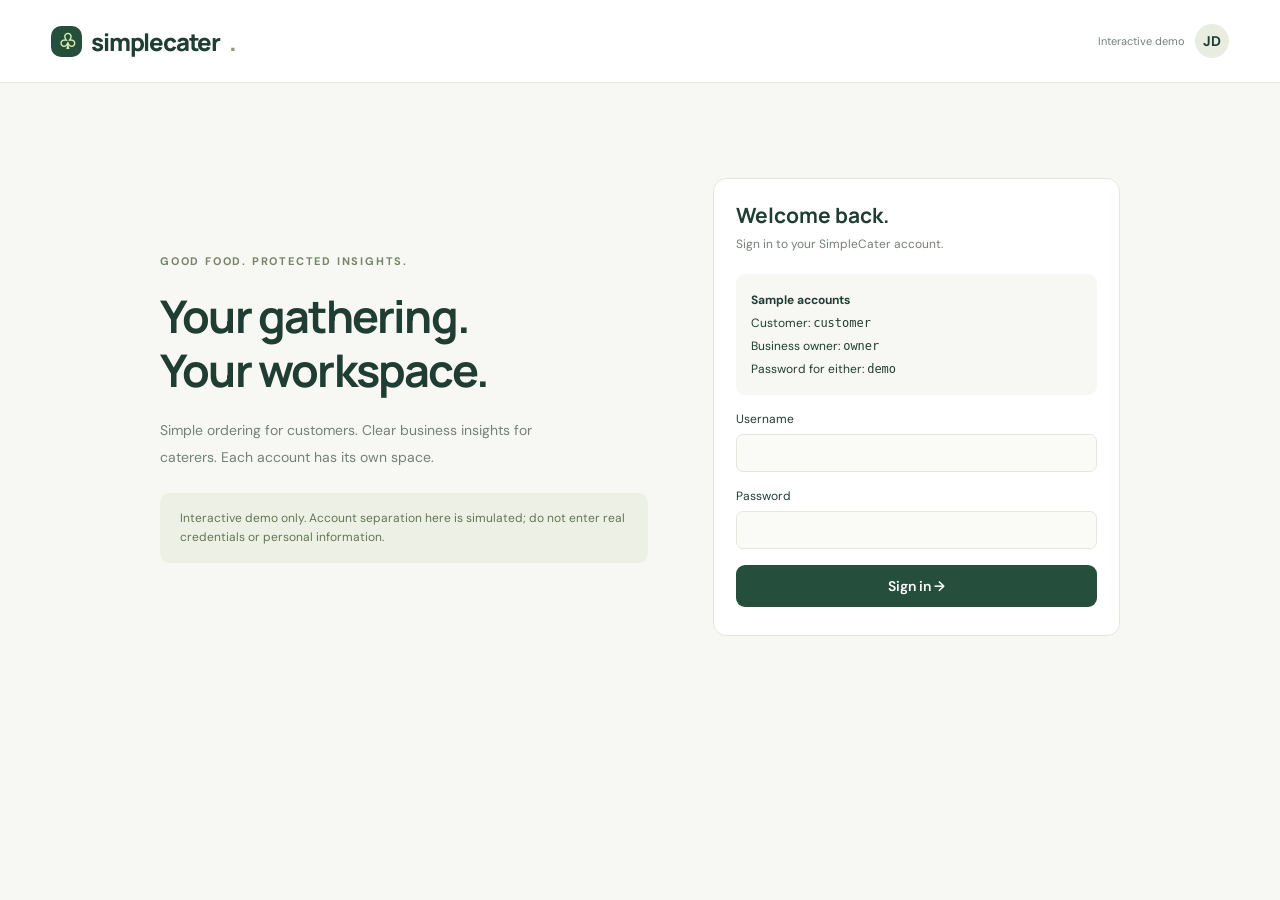
<file: frontend/index.html>
<!doctype html>
<html lang="en"><head><meta charset="utf-8"><meta name="viewport" content="width=device-width,initial-scale=1"><title>SimpleCater — Good food. Less fuss.</title><meta name="description" content="A simple catering experience for customers and business owners."><link rel="preconnect" href="https://fonts.googleapis.com"><link href="https://fonts.googleapis.com/css2?family=DM+Sans:wght@400;500;600;700&family=Manrope:wght@400;500;600;700;800&display=swap" rel="stylesheet"><link rel="stylesheet" href="./styles.css"></head><body data-page="login"><header><div class="brand"><span class="mark">♧</span>simplecater<span style="color:#8a9b72">.</span></div><div class="profile"><span class="prototype">Interactive demo</span><span class="avatar" id="avatar">JD</span></div></header><main id="app"></main><div id="toast" class="toast hidden" role="status"></div><dialog id="confirm"><h2 id="dialog-title"></h2><p id="dialog-text"></p><div class="dialog-actions"><button class="btn light" id="cancel">Cancel</button><button class="btn" id="approve">Confirm</button></div></dialog><dialog id="profile-dialog"><h2>Your profile</h2><p class="sub">Contact details stay outside AI inputs. Encryption is performed by the connected backend.</p><form id="profile-form"><label class="field">Name<input name="name" autocomplete="name" required></label><label class="field">Email<input name="email" type="email" autocomplete="email" required></label><label class="field">Phone<input name="phone" type="tel" autocomplete="tel"></label><div class="dialog-actions"><button class="btn light" type="button" onclick="document.getElementById('profile-dialog').close()">Close</button><button class="btn" type="submit">Save profile</button></div></form></dialog><script type="module" src="./app.js"></script></body></html>
</file>
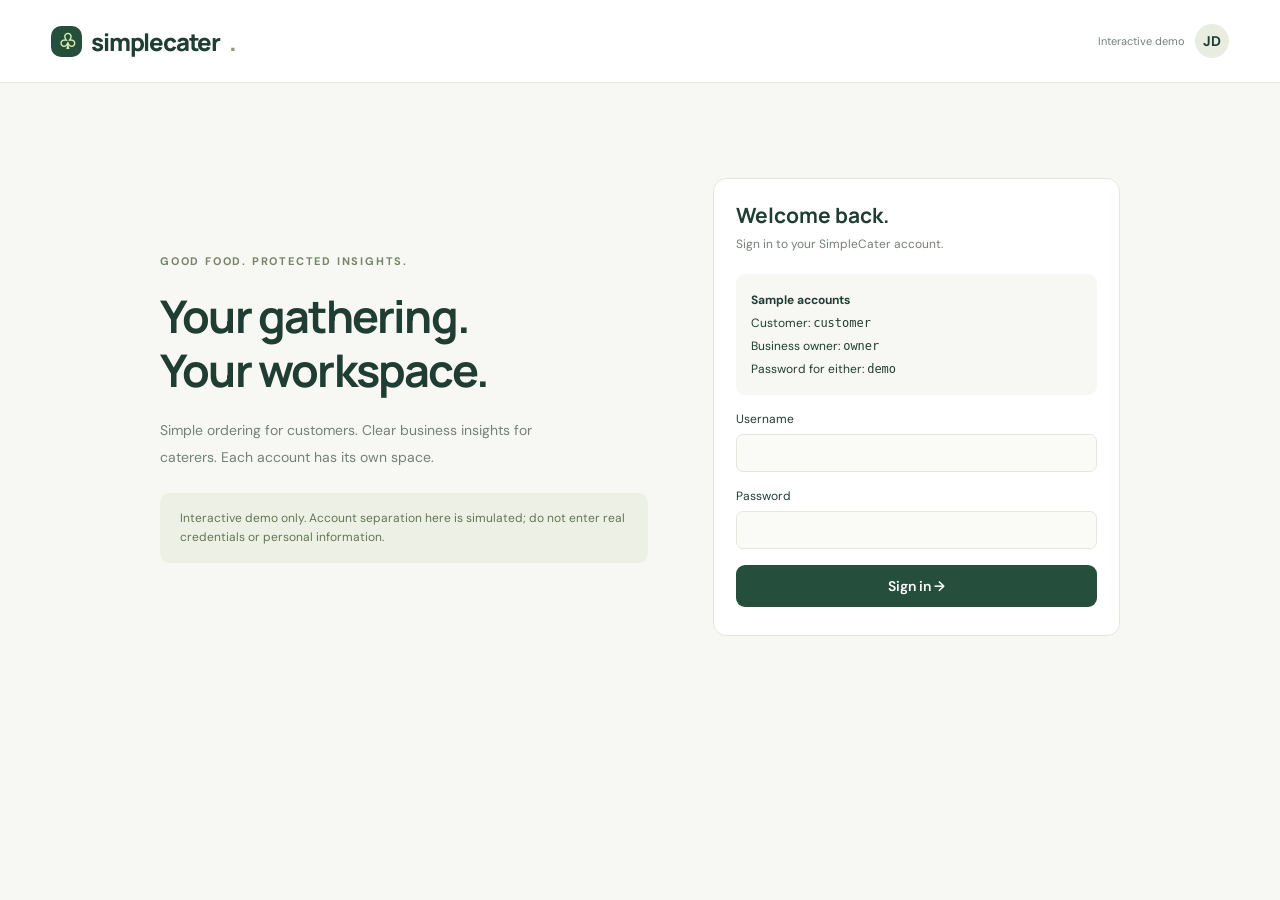
<file: frontend/customer.html>
<!doctype html>
<html lang="en"><head><meta charset="utf-8"><meta name="viewport" content="width=device-width,initial-scale=1"><title>SimpleCater — Good food. Less fuss.</title><meta name="description" content="A simple catering experience for customers and business owners."><link rel="preconnect" href="https://fonts.googleapis.com"><link href="https://fonts.googleapis.com/css2?family=DM+Sans:wght@400;500;600;700&family=Manrope:wght@400;500;600;700;800&display=swap" rel="stylesheet"><link rel="stylesheet" href="./styles.css"></head><body data-page="customer"><header><div class="brand"><span class="mark">♧</span>simplecater<span style="color:#8a9b72">.</span></div><div class="profile"><span class="prototype">Interactive demo</span><span class="avatar" id="avatar">JD</span></div></header><main id="app"></main><div id="toast" class="toast hidden" role="status"></div><dialog id="confirm"><h2 id="dialog-title"></h2><p id="dialog-text"></p><div class="dialog-actions"><button class="btn light" id="cancel">Cancel</button><button class="btn" id="approve">Confirm</button></div></dialog><dialog id="profile-dialog"><h2>Your profile</h2><p class="sub">Contact details stay outside AI inputs. Encryption is performed by the connected backend.</p><form id="profile-form"><label class="field">Name<input name="name" autocomplete="name" required></label><label class="field">Address<input name="address" autocomplete="street-address" maxlength="500"></label><label class="field">Phone<input name="phone" type="tel" autocomplete="tel"></label><div class="dialog-actions"><button class="btn light" type="button" onclick="document.getElementById('profile-dialog').close()">Close</button><button class="btn" type="submit">Save profile</button></div></form></dialog><script type="module" src="./app.js"></script></body></html>
</file>
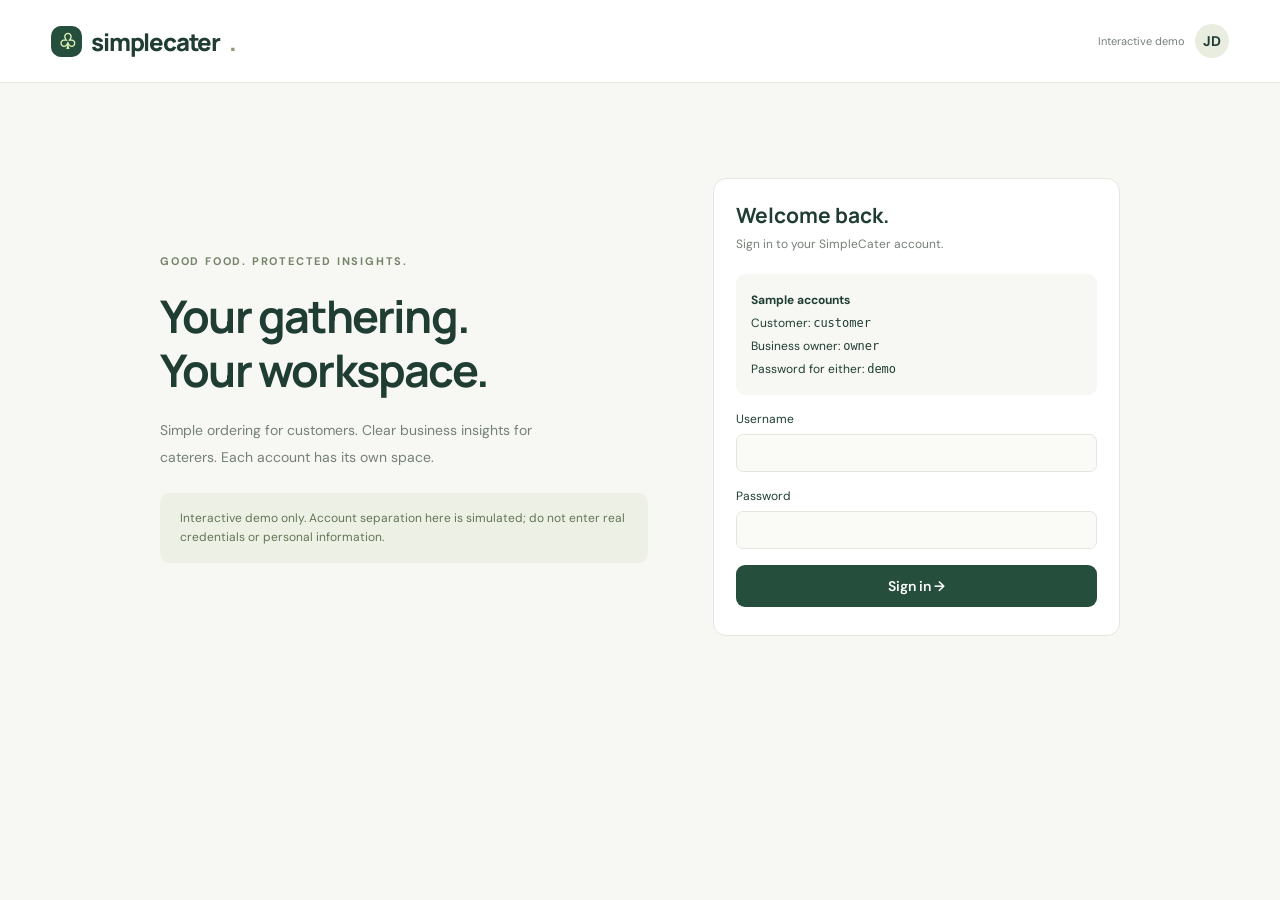
<file: frontend/owner.html>
<!doctype html>
<html lang="en"><head><meta charset="utf-8"><meta name="viewport" content="width=device-width,initial-scale=1"><title>SimpleCater — Good food. Less fuss.</title><meta name="description" content="A simple catering experience for customers and business owners."><link rel="preconnect" href="https://fonts.googleapis.com"><link href="https://fonts.googleapis.com/css2?family=DM+Sans:wght@400;500;600;700&family=Manrope:wght@400;500;600;700;800&display=swap" rel="stylesheet"><link rel="stylesheet" href="./styles.css"></head><body data-page="owner"><header><div class="brand"><span class="mark">♧</span>simplecater<span style="color:#8a9b72">.</span></div><div class="profile"><span class="prototype">Interactive demo</span><span class="avatar" id="avatar">JD</span></div></header><main id="app"></main><div id="toast" class="toast hidden" role="status"></div><dialog id="confirm"><h2 id="dialog-title"></h2><p id="dialog-text"></p><div class="dialog-actions"><button class="btn light" id="cancel">Cancel</button><button class="btn" id="approve">Confirm</button></div></dialog><dialog id="profile-dialog"><h2>Your profile</h2><p class="sub">Contact details stay outside AI inputs. Encryption is performed by the connected backend.</p><form id="profile-form"><label class="field">Name<input name="name" autocomplete="name" required></label><label class="field">Email<input name="email" type="email" autocomplete="email" required></label><label class="field">Phone<input name="phone" type="tel" autocomplete="tel"></label><div class="dialog-actions"><button class="btn light" type="button" onclick="document.getElementById('profile-dialog').close()">Close</button><button class="btn" type="submit">Save profile</button></div></form></dialog><script type="module" src="./app.js"></script></body></html>
</file>
<file: frontend/styles.css>
:root{--ink:#203d34;--green:#254e3c;--lime:#d8edb2;--paper:#f7f8f3;--muted:#748078;--line:#e3e8de;--white:#fff;--orange:#c86c3c}*{box-sizing:border-box}body{margin:0;background:var(--paper);color:var(--ink);font:14px 'DM Sans',sans-serif}button,input,select{font:inherit}button,a,input,select{outline-offset:4px}button{cursor:pointer}button:disabled{cursor:not-allowed;opacity:.5}button,a{ -webkit-tap-highlight-color:transparent}button{border:0}a{color:inherit}h1,h2,h3,p{margin:0}h1,h2,h3,.brand{font-family:Manrope,sans-serif}header{height:83px;border-bottom:1px solid var(--line);display:flex;align-items:center;justify-content:space-between;padding:0 4%;background:#fff;gap:18px}.brand{font-size:24px;letter-spacing:-1.2px;font-weight:800;display:flex;gap:9px;align-items:center}.mark{width:31px;height:31px;background:var(--green);color:var(--lime);border-radius:10px;display:grid;place-items:center;font-size:21px}.brand small{font-size:10px;text-transform:uppercase;letter-spacing:1px;color:var(--muted)}.switch{background:#f1f3ec;padding:5px;border-radius:100px;display:flex;gap:4px}.switch button{padding:10px 18px;border-radius:40px;color:#6a776e;background:transparent}.switch button.active{background:var(--green);color:white}.profile{display:flex;align-items:center;gap:10px}.avatar{background:#e8eddf;border-radius:50%;width:34px;height:34px;display:grid;place-items:center;font-weight:700}.prototype{font-size:11px;color:var(--muted)}main{max-width:1440px;margin:auto;padding:30px 4% 45px}.topline{display:flex;justify-content:space-between;align-items:center;margin-bottom:23px;gap:15px}.eyebrow{font-size:11px;letter-spacing:1.8px;font-weight:700;text-transform:uppercase;color:#768469}.location{display:flex;gap:10px;align-items:center;font-size:12px}.location select{background:transparent;color:var(--ink);border:0;max-width:150px}.hero{position:relative;background:#e8ecdb;border-radius:20px;overflow:hidden;min-height:290px;display:grid;grid-template-columns:1.05fr 1fr;margin-bottom:30px}.hero-copy{padding:38px;z-index:1}.tag{display:inline-flex;align-items:center;gap:7px;font-size:11px;font-weight:600;background:#fff9;padding:7px 10px;border-radius:30px;margin-bottom:15px}.dot{height:6px;width:6px;border-radius:10px;background:#6b873d}.hero h1{font-size:44px;line-height:1.15;letter-spacing:-1.8px;max-width:460px}.hero p{margin:13px 0 20px;max-width:360px;line-height:1.7;color:#67725d}.hero-image{background:url('https://images.unsplash.com/photo-1547592180-85f173990554?auto=format&fit=crop&w=1200&q=85') center 52%/cover}.hero-image:after{content:'';display:block;height:100%;background:linear-gradient(90deg,#e8ecdb,transparent 35%)}.btn{padding:12px 18px;border-radius:9px;font-weight:600;background:var(--green);color:white;display:inline-flex;align-items:center;justify-content:center;gap:14px}.btn.light{background:#fff;color:var(--ink);border:1px solid var(--line)}.btn.small{padding:8px 12px;font-size:12px}.btn:active{transform:translateY(1px)}.section-title{display:flex;justify-content:space-between;align-items:center;gap:12px;margin-bottom:20px}.section-title h2{font-size:23px;letter-spacing:-.7px}.sub{color:var(--muted);font-size:12px;margin-top:6px;line-height:1.6}.layout{display:grid;grid-template-columns:minmax(0,1fr) 300px;gap:28px;align-items:start}.tabs{display:flex;gap:7px;flex-wrap:wrap;margin-bottom:21px}.tabs button{border:1px solid var(--line);background:white;border-radius:50px;padding:9px 16px;font-size:12px;color:#657265}.tabs button.active{background:var(--ink);color:white;border-color:var(--ink)}.food-grid{display:grid;grid-template-columns:repeat(3,minmax(0,1fr));gap:17px}.food{background:#fff;border:1px solid var(--line);border-radius:13px;overflow:hidden}.food-photo{height:150px;background:#e5eadb;position:relative}.food-photo img{width:100%;height:100%;object-fit:cover}.food-photo span{position:absolute;top:11px;left:11px;background:#fffef2;border-radius:5px;font-size:10px;padding:5px 7px}.food-info{padding:15px}.food h3{font-size:14px;margin-bottom:6px}.food p{font-size:11px;line-height:1.6;color:var(--muted);min-height:36px}.food-bottom{display:flex;align-items:center;justify-content:space-between;margin-top:15px}.food-bottom strong{font-size:16px}.food-bottom small{font-size:10px;color:var(--muted);font-weight:400}.add{border-radius:8px;background:#eff4e6;color:var(--green);width:31px;height:31px;font-size:23px}.panel{background:white;border:1px solid var(--line);border-radius:13px;padding:22px}.cart{position:sticky;top:20px}.cart h3{font-size:18px;margin-bottom:6px;letter-spacing:-.5px}.cart-meta{font-size:11px;color:var(--muted);padding-bottom:16px;border-bottom:1px solid var(--line)}.empty{padding:35px 5px;text-align:center;color:var(--muted);line-height:1.7;font-size:12px}.empty span{display:block;font-size:27px;margin-bottom:10px}.cart-item{padding:15px 0;border-bottom:1px solid var(--line);display:grid;grid-template-columns:1fr auto;gap:9px;font-size:12px}.qty{display:flex;gap:12px;align-items:center;color:var(--muted);margin-top:7px}.qty button{background:#f1f3ec;border-radius:4px;width:23px;height:23px;color:var(--ink)}.sum{display:flex;justify-content:space-between;margin:18px 0;font-weight:700}.full{width:100%}.note{font-size:10px;line-height:1.6;text-align:center;color:var(--muted);margin-top:12px}.field{display:block;font-size:12px;margin:16px 0}.field input{display:block;width:100%;border:1px solid var(--line);border-radius:7px;padding:10px;margin-top:7px;color:var(--ink);background:#fafbf7}.footer{border-top:1px solid var(--line);margin-top:35px;padding-top:18px;display:flex;justify-content:space-between;color:var(--muted);font-size:11px;gap:15px}.dashboard-title{margin:10px 0 27px;display:flex;justify-content:space-between;align-items:center;gap:15px}.dashboard-title h1{font-size:32px;letter-spacing:-1px}.metrics{display:grid;grid-template-columns:repeat(3,1fr);gap:18px;margin-bottom:24px}.metric{padding:22px;background:#fff;border:1px solid var(--line);border-radius:12px}.metric label{color:var(--muted);font-size:12px}.metric strong{display:block;font:700 30px Manrope;margin-top:9px;letter-spacing:-1px}.metric small{display:block;color:var(--muted);font-size:11px;margin-top:9px}.dash-grid{display:grid;grid-template-columns:minmax(0,1.65fr) minmax(280px,1fr);gap:24px}.table-wrap{overflow:auto}table{border-collapse:collapse;width:100%;font-size:12px;white-space:nowrap}th{text-align:left;color:var(--muted);font-size:10px;text-transform:uppercase;letter-spacing:1px;font-weight:500;background:#fafbf7}th,td{padding:16px 12px;border-bottom:1px solid var(--line)}td:first-child,th:first-child{padding-left:0}tr:last-child td{border-bottom:0}.badge{font-size:10px;padding:5px 8px;border-radius:30px;background:#edf3e4;color:#4b6d38;display:inline-block}.badge.pending{background:#fcf0dc;color:#986b22}.badge.off{background:#f3e5df;color:#995c48}.ai{background:#edf1e1;border-color:#e0e6ce;min-height:310px}.ai-top{display:flex;justify-content:space-between;align-items:center;margin-bottom:20px}.ai-top h3{font-size:18px}.spark{font-size:23px}.ai p{font-size:13px;line-height:1.8;color:#657259}.ai .btn{margin-top:22px}.ai-output{background:#fff9;padding:15px;border-radius:9px;margin-top:16px;line-height:1.8;font-size:13px}.ai-output strong{display:block;color:var(--ink);margin-bottom:6px}.ai-label{font-size:10px;letter-spacing:1px;text-transform:uppercase;margin-bottom:10px;color:#64754f}.banner{padding:16px 20px;background:#edf1e5;border-radius:9px;display:flex;align-items:center;gap:13px;color:#637554;font-size:12px;margin-top:22px;line-height:1.6}.bar-chart{display:flex;align-items:end;gap:12px;height:135px;margin:24px 0 5px}.bar-col{flex:1;display:flex;flex-direction:column;justify-content:end;align-items:center;height:100%;gap:7px}.bar-col div{width:65%;min-width:13px;background:#dce8c6;border-radius:5px 5px 0 0}.bar-col:nth-child(6) div{background:var(--green)}.bar-col span{font-size:10px;color:var(--muted)}.activity{display:flex;gap:12px;padding:15px 0;border-bottom:1px solid var(--line);font-size:12px;line-height:1.6}.activity:last-child{border:0}.activity .avatar{flex-shrink:0;font-size:12px}.activity small{display:block;color:var(--muted);font-size:10px}.toggle{width:38px;height:22px;border-radius:30px;background:#bbc6b8;position:relative}.toggle.on{background:var(--green)}.toggle:after{content:'';position:absolute;left:3px;top:3px;width:16px;height:16px;background:white;border-radius:50%}.toggle.on:after{left:19px}.toast{position:fixed;bottom:25px;left:50%;transform:translateX(-50%);padding:14px 24px;background:var(--ink);color:white;border-radius:10px;box-shadow:0 5px 30px #0002;z-index:20;font-size:13px;max-width:90%;text-align:center}.order-card{margin-top:14px;background:white;border:1px solid var(--line);border-radius:10px;padding:19px;display:flex;justify-content:space-between;gap:15px}.customer-nav{display:flex;gap:25px;margin-bottom:23px}.customer-nav button{padding:0 0 10px;background:none;color:var(--muted);border-bottom:2px solid transparent}.customer-nav button.active{color:var(--ink);border-color:var(--ink)}.hidden{display:none!important}dialog{border:1px solid var(--line);border-radius:16px;padding:30px;max-width:440px;width:90%;color:var(--ink)}dialog::backdrop{background:#18362d66}dialog p{line-height:1.7;color:var(--muted);margin:14px 0 20px}.dialog-actions{display:flex;justify-content:flex-end;gap:10px}@media(min-width:1500px){main{padding-top:40px}.hero{min-height:330px}.food-photo{height:180px}}@media(max-width:1100px){.food-grid{grid-template-columns:repeat(2,1fr)}.hero h1{font-size:37px}.layout{gap:20px;grid-template-columns:minmax(0,1fr) 270px}.dash-grid{grid-template-columns:1fr}.profile .prototype{display:none}}@media(max-width:700px){header{height:auto;padding:16px 5%;flex-wrap:wrap}.brand{font-size:22px}.switch{order:3;width:100%}.switch button{flex:1;padding:9px 7px;font-size:12px}.profile{margin-left:auto}main{padding:23px 5%}.hero{grid-template-columns:1fr;min-height:0}.hero-copy{padding:27px}.hero-image{height:170px;grid-row:2}.hero-image:after{background:none}.hero h1{font-size:36px}.layout{grid-template-columns:1fr}.cart{position:static}.food-photo{height:140px}.food-grid{gap:12px}.food-info{padding:12px}.food h3{font-size:13px}.food p{min-height:52px}.metrics{gap:9px}.metric{padding:14px 10px}.metric strong{font-size:24px}.metric label{font-size:10px}.metric small{font-size:10px}.dashboard-title h1{font-size:26px}.dashboard-title{align-items:start}.topline{align-items:start}.footer{flex-direction:column}.panel{padding:18px}.section-title h2{font-size:20px}}
.panel,.dash-grid,.layout,.metrics,.metric{min-width:0}.dash-grid>*,.layout>*{min-width:0}@media(max-width:700px){.dash-grid,.layout{grid-template-columns:minmax(0,1fr)}.dashboard-title{flex-wrap:wrap}.ai-output{overflow-wrap:anywhere}}
.select-food{display:block;width:100%;padding:0;text-align:left}.select-food:focus-visible{outline:3px solid var(--green);outline-offset:-3px}.suggestions{position:sticky;top:20px}.suggestions h3{font-size:18px;letter-spacing:-.5px}.suggest-empty{text-align:center;padding:28px 0;color:var(--muted);font-size:12px;line-height:1.8}.suggest-empty>span{display:block;font-size:33px;color:#8da170;margin-bottom:10px}.suggest-empty strong{color:var(--ink);display:block}.suggest-empty p{margin-top:8px}.suggest-item{display:flex;gap:12px;border-top:1px solid var(--line);padding:17px 0}.suggest-item img{width:75px;height:90px;object-fit:cover;border-radius:8px}.suggest-item h4{margin:0 0 7px;font-size:12px;line-height:1.5}.suggest-item p{font-size:12px;margin-bottom:9px;color:var(--muted)}.suggest-item .btn{font-size:11px;padding:7px 10px}.floating-cart{position:fixed;right:25px;bottom:23px;z-index:10;box-shadow:0 6px 24px #203d342d;border:1px solid #ffffff40}.cart-count{background:#d8edb2;color:var(--ink);border-radius:50%;min-width:22px;height:22px;display:grid;place-items:center;font-size:11px}.cart-page{max-width:720px;margin:30px auto 0}.cart-page .section-title{align-items:center}.cart-page .field{max-width:300px}.cart-page .empty{padding:45px 10px}.cart-page>.full{margin-top:4px}.footer{padding-bottom:75px}.toast{bottom:85px}@media(max-width:700px){.suggestions{position:static}.floating-cart{right:16px;bottom:16px}.cart-page{padding:18px}.cart-page .section-title{flex-wrap:wrap}.customer-nav{gap:18px}}

[hidden]{display:none!important}

.login-layout{max-width:960px;margin:65px auto;display:grid;grid-template-columns:1.2fr 1fr;gap:65px;align-items:center}.login-intro h1{font-size:45px;letter-spacing:-1.8px;line-height:1.2;margin:20px 0}.login-intro>p{color:var(--muted);line-height:1.9;max-width:420px}.demo-accounts{background:var(--paper);padding:15px;border-radius:9px;margin-top:20px;font-size:12px;line-height:1.9}.pair-reason{font-size:11px!important;line-height:1.6!important;margin:12px 0;color:var(--muted)}.suggest-item{flex-wrap:wrap}.suggest-item>div{flex:1;min-width:130px}.customer-nav{flex-wrap:wrap}.profile .prototype{display:block}@media(max-width:700px){.login-layout{grid-template-columns:1fr;margin:20px auto;gap:25px}.login-intro h1{font-size:34px}.profile .prototype{display:none}}
</file>
